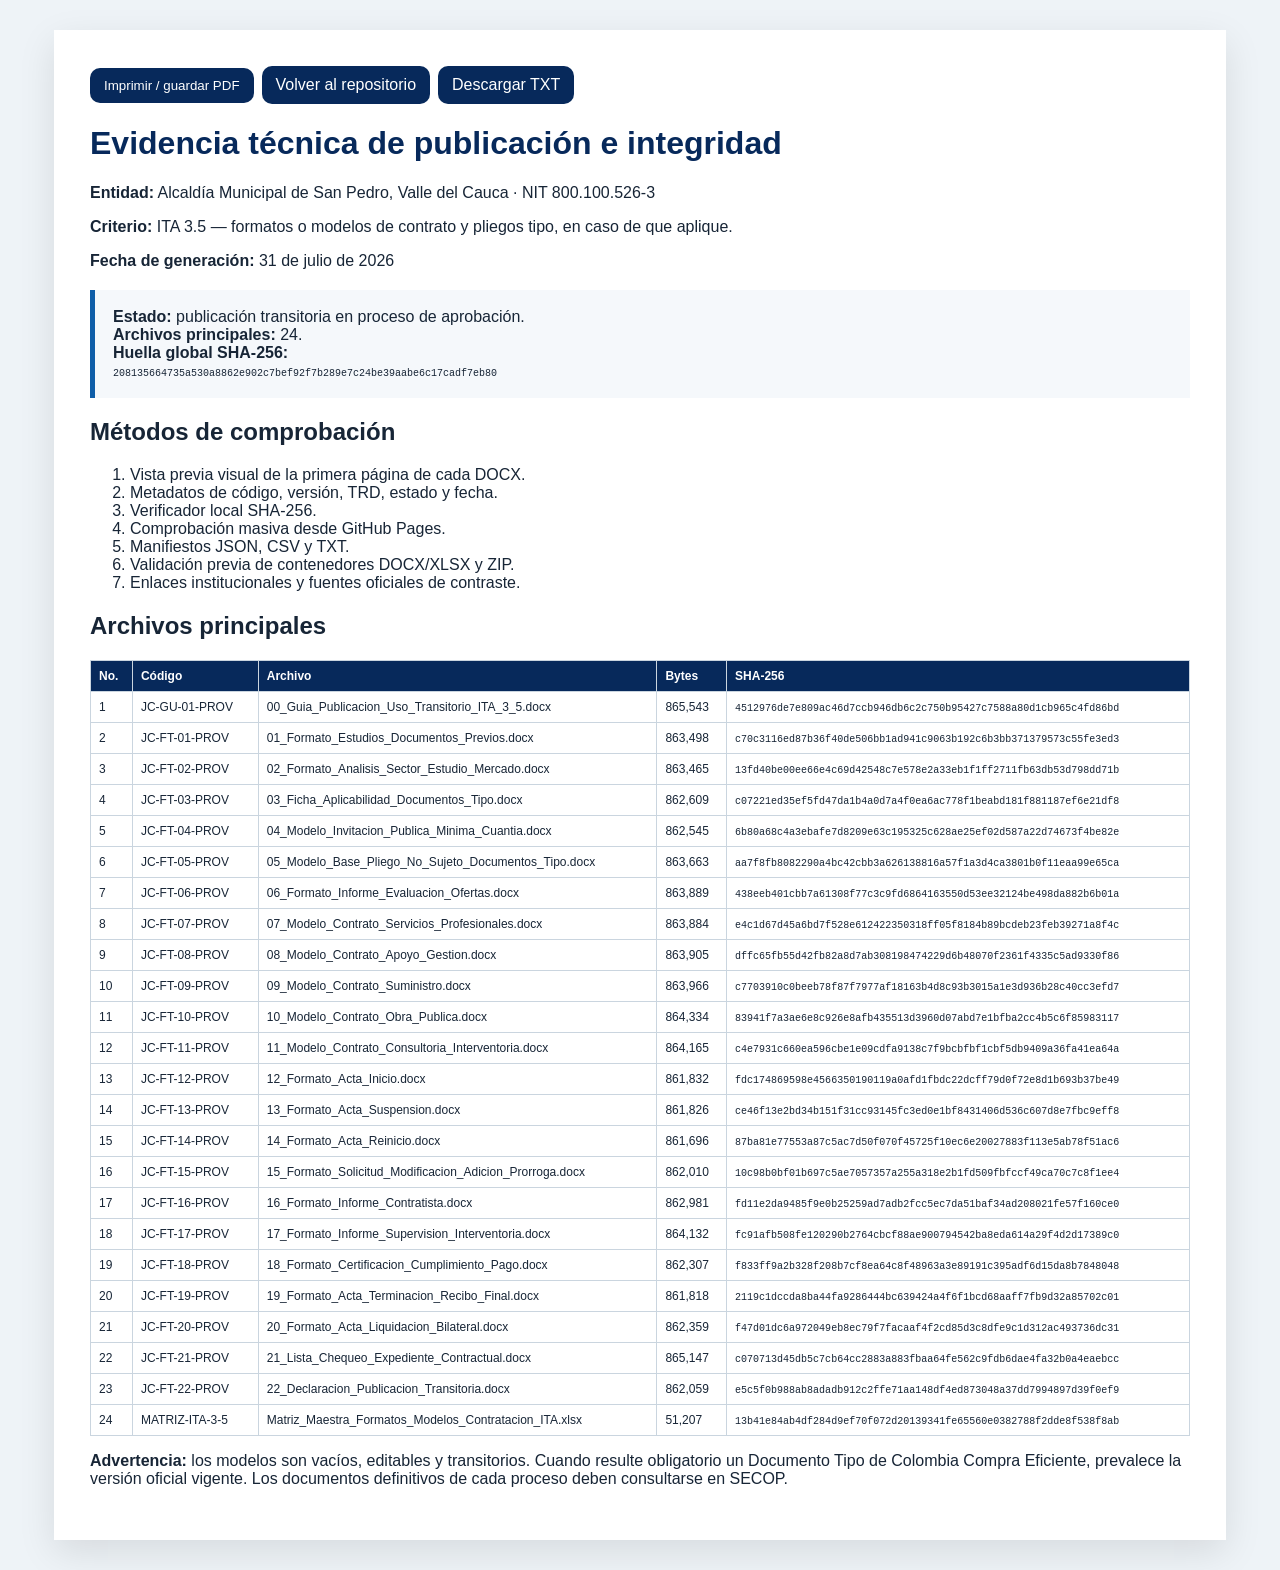
<file: evidencia.html>
<!doctype html><html lang="es"><head><meta charset="utf-8"><meta name="viewport" content="width=device-width,initial-scale=1"><title>Evidencia de integridad ITA 3.5</title>
<style>
body{font-family:Arial,sans-serif;color:#172536;margin:0;background:#eef3f7}main{width:min(1100px,calc(100% - 30px));margin:30px auto;background:#fff;padding:36px;box-shadow:0 12px 35px rgba(0,0,0,.1)}h1{color:#07295b}.box{background:#f5f8fb;border-left:5px solid #0f5ea8;padding:18px;margin:20px 0}code{font-size:10px;word-break:break-all}table{border-collapse:collapse;width:100%;font-size:12px}th,td{border:1px solid #cad5df;padding:8px;text-align:left}th{background:#07295b;color:#fff}button,a{display:inline-block;padding:10px 14px;border-radius:10px;background:#07295b;color:#fff;text-decoration:none;border:0;cursor:pointer;margin-right:8px}@media print{body{background:#fff}main{box-shadow:none;margin:0;width:auto;padding:0}.actions{display:none}}
</style></head><body><main>
<div class="actions"><button onclick="window.print()">Imprimir / guardar PDF</button><a href="index.html">Volver al repositorio</a><a href="MANIFIESTO_SHA256.txt" download>Descargar TXT</a></div>
<h1>Evidencia técnica de publicación e integridad</h1>
<p><strong>Entidad:</strong> Alcaldía Municipal de San Pedro, Valle del Cauca · NIT 800.100.526-3</p>
<p><strong>Criterio:</strong> ITA 3.5 — formatos o modelos de contrato y pliegos tipo, en caso de que aplique.</p>
<p><strong>Fecha de generación:</strong> 31 de julio de 2026</p>
<div class="box"><strong>Estado:</strong> publicación transitoria en proceso de aprobación.<br><strong>Archivos principales:</strong> 24.<br><strong>Huella global SHA-256:</strong><br><code>208135664735a530a8862e902c7bef92f7b289e7c24be39aabe6c17cadf7eb80</code></div>
<h2>Métodos de comprobación</h2>
<ol><li>Vista previa visual de la primera página de cada DOCX.</li><li>Metadatos de código, versión, TRD, estado y fecha.</li><li>Verificador local SHA-256.</li><li>Comprobación masiva desde GitHub Pages.</li><li>Manifiestos JSON, CSV y TXT.</li><li>Validación previa de contenedores DOCX/XLSX y ZIP.</li><li>Enlaces institucionales y fuentes oficiales de contraste.</li></ol>
<h2>Archivos principales</h2><table><thead><tr><th>No.</th><th>Código</th><th>Archivo</th><th>Bytes</th><th>SHA-256</th></tr></thead><tbody><tr><td>1</td><td>JC-GU-01-PROV</td><td>00_Guia_Publicacion_Uso_Transitorio_ITA_3_5.docx</td><td>865,543</td><td><code>4512976de7e809ac46d7ccb946db6c2c750b95427c7588a80d1cb965c4fd86bd</code></td></tr>
<tr><td>2</td><td>JC-FT-01-PROV</td><td>01_Formato_Estudios_Documentos_Previos.docx</td><td>863,498</td><td><code>c70c3116ed87b36f40de506bb1ad941c9063b192c6b3bb371379573c55fe3ed3</code></td></tr>
<tr><td>3</td><td>JC-FT-02-PROV</td><td>02_Formato_Analisis_Sector_Estudio_Mercado.docx</td><td>863,465</td><td><code>13fd40be00ee66e4c69d42548c7e578e2a33eb1f1ff2711fb63db53d798dd71b</code></td></tr>
<tr><td>4</td><td>JC-FT-03-PROV</td><td>03_Ficha_Aplicabilidad_Documentos_Tipo.docx</td><td>862,609</td><td><code>c07221ed35ef5fd47da1b4a0d7a4f0ea6ac778f1beabd181f881187ef6e21df8</code></td></tr>
<tr><td>5</td><td>JC-FT-04-PROV</td><td>04_Modelo_Invitacion_Publica_Minima_Cuantia.docx</td><td>862,545</td><td><code>6b80a68c4a3ebafe7d8209e63c195325c628ae25ef02d587a22d74673f4be82e</code></td></tr>
<tr><td>6</td><td>JC-FT-05-PROV</td><td>05_Modelo_Base_Pliego_No_Sujeto_Documentos_Tipo.docx</td><td>863,663</td><td><code>aa7f8fb8082290a4bc42cbb3a626138816a57f1a3d4ca3801b0f11eaa99e65ca</code></td></tr>
<tr><td>7</td><td>JC-FT-06-PROV</td><td>06_Formato_Informe_Evaluacion_Ofertas.docx</td><td>863,889</td><td><code>438eeb401cbb7a61308f77c3c9fd6864163550d53ee32124be498da882b6b01a</code></td></tr>
<tr><td>8</td><td>JC-FT-07-PROV</td><td>07_Modelo_Contrato_Servicios_Profesionales.docx</td><td>863,884</td><td><code>e4c1d67d45a6bd7f528e612422350318ff05f8184b89bcdeb23feb39271a8f4c</code></td></tr>
<tr><td>9</td><td>JC-FT-08-PROV</td><td>08_Modelo_Contrato_Apoyo_Gestion.docx</td><td>863,905</td><td><code>dffc65fb55d42fb82a8d7ab308198474229d6b48070f2361f4335c5ad9330f86</code></td></tr>
<tr><td>10</td><td>JC-FT-09-PROV</td><td>09_Modelo_Contrato_Suministro.docx</td><td>863,966</td><td><code>c7703910c0beeb78f87f7977af18163b4d8c93b3015a1e3d936b28c40cc3efd7</code></td></tr>
<tr><td>11</td><td>JC-FT-10-PROV</td><td>10_Modelo_Contrato_Obra_Publica.docx</td><td>864,334</td><td><code>83941f7a3ae6e8c926e8afb435513d3960d07abd7e1bfba2cc4b5c6f85983117</code></td></tr>
<tr><td>12</td><td>JC-FT-11-PROV</td><td>11_Modelo_Contrato_Consultoria_Interventoria.docx</td><td>864,165</td><td><code>c4e7931c660ea596cbe1e09cdfa9138c7f9bcbfbf1cbf5db9409a36fa41ea64a</code></td></tr>
<tr><td>13</td><td>JC-FT-12-PROV</td><td>12_Formato_Acta_Inicio.docx</td><td>861,832</td><td><code>fdc174869598e4566350190119a0afd1fbdc22dcff79d0f72e8d1b693b37be49</code></td></tr>
<tr><td>14</td><td>JC-FT-13-PROV</td><td>13_Formato_Acta_Suspension.docx</td><td>861,826</td><td><code>ce46f13e2bd34b151f31cc93145fc3ed0e1bf8431406d536c607d8e7fbc9eff8</code></td></tr>
<tr><td>15</td><td>JC-FT-14-PROV</td><td>14_Formato_Acta_Reinicio.docx</td><td>861,696</td><td><code>87ba81e77553a87c5ac7d50f070f45725f10ec6e20027883f113e5ab78f51ac6</code></td></tr>
<tr><td>16</td><td>JC-FT-15-PROV</td><td>15_Formato_Solicitud_Modificacion_Adicion_Prorroga.docx</td><td>862,010</td><td><code>10c98b0bf01b697c5ae7057357a255a318e2b1fd509fbfccf49ca70c7c8f1ee4</code></td></tr>
<tr><td>17</td><td>JC-FT-16-PROV</td><td>16_Formato_Informe_Contratista.docx</td><td>862,981</td><td><code>fd11e2da9485f9e0b25259ad7adb2fcc5ec7da51baf34ad208021fe57f160ce0</code></td></tr>
<tr><td>18</td><td>JC-FT-17-PROV</td><td>17_Formato_Informe_Supervision_Interventoria.docx</td><td>864,132</td><td><code>fc91afb508fe120290b2764cbcf88ae900794542ba8eda614a29f4d2d17389c0</code></td></tr>
<tr><td>19</td><td>JC-FT-18-PROV</td><td>18_Formato_Certificacion_Cumplimiento_Pago.docx</td><td>862,307</td><td><code>f833ff9a2b328f208b7cf8ea64c8f48963a3e89191c395adf6d15da8b7848048</code></td></tr>
<tr><td>20</td><td>JC-FT-19-PROV</td><td>19_Formato_Acta_Terminacion_Recibo_Final.docx</td><td>861,818</td><td><code>2119c1dccda8ba44fa9286444bc639424a4f6f1bcd68aaff7fb9d32a85702c01</code></td></tr>
<tr><td>21</td><td>JC-FT-20-PROV</td><td>20_Formato_Acta_Liquidacion_Bilateral.docx</td><td>862,359</td><td><code>f47d01dc6a972049eb8ec79f7facaaf4f2cd85d3c8dfe9c1d312ac493736dc31</code></td></tr>
<tr><td>22</td><td>JC-FT-21-PROV</td><td>21_Lista_Chequeo_Expediente_Contractual.docx</td><td>865,147</td><td><code>c070713d45db5c7cb64cc2883a883fbaa64fe562c9fdb6dae4fa32b0a4eaebcc</code></td></tr>
<tr><td>23</td><td>JC-FT-22-PROV</td><td>22_Declaracion_Publicacion_Transitoria.docx</td><td>862,059</td><td><code>e5c5f0b988ab8adadb912c2ffe71aa148df4ed873048a37dd7994897d39f0ef9</code></td></tr>
<tr><td>24</td><td>MATRIZ-ITA-3-5</td><td>Matriz_Maestra_Formatos_Modelos_Contratacion_ITA.xlsx</td><td>51,207</td><td><code>13b41e84ab4df284d9ef70f072d20139341fe65560e0382788f2dde8f538f8ab</code></td></tr></tbody></table>
<p><strong>Advertencia:</strong> los modelos son vacíos, editables y transitorios. Cuando resulte obligatorio un Documento Tipo de Colombia Compra Eficiente, prevalece la versión oficial vigente. Los documentos definitivos de cada proceso deben consultarse en SECOP.</p>
</main></body></html>
</file>
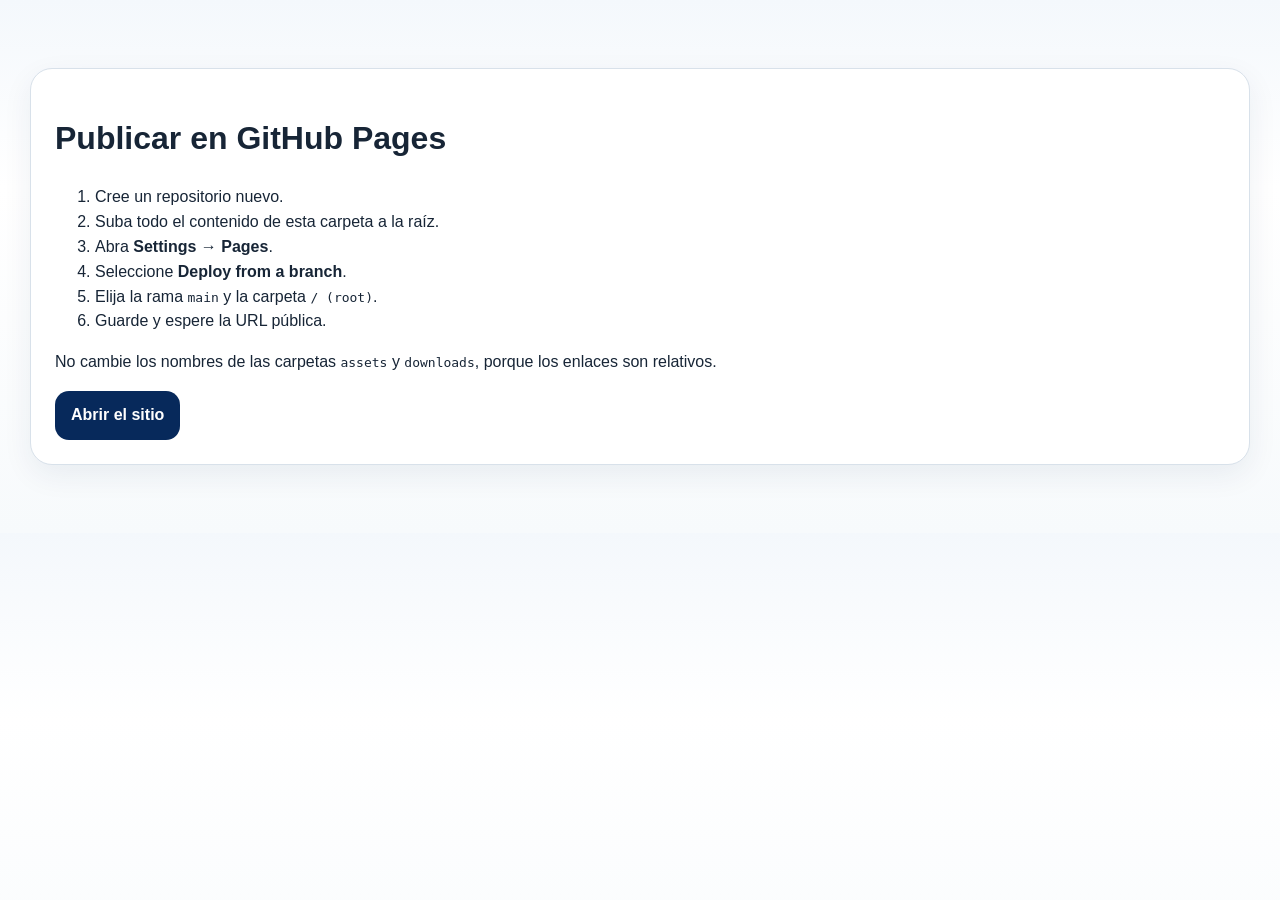
<file: GUIA_PUBLICACION.html>
<!doctype html><html lang="es"><head><meta charset="utf-8"><meta name="viewport" content="width=device-width,initial-scale=1"><title>Guía de publicación en GitHub Pages</title><link rel="stylesheet" href="assets/css/styles.css"></head><body><main class="section"><div class="wrap"><div class="panel"><h1>Publicar en GitHub Pages</h1><ol><li>Cree un repositorio nuevo.</li><li>Suba todo el contenido de esta carpeta a la raíz.</li><li>Abra <strong>Settings → Pages</strong>.</li><li>Seleccione <strong>Deploy from a branch</strong>.</li><li>Elija la rama <code>main</code> y la carpeta <code>/ (root)</code>.</li><li>Guarde y espere la URL pública.</li></ol><p>No cambie los nombres de las carpetas <code>assets</code> y <code>downloads</code>, porque los enlaces son relativos.</p><a class="btn btn-blue" href="index.html">Abrir el sitio</a></div></div></main></body></html>
</file>
<file: assets/css/styles.css>
:root{
  --navy:#07295b;--blue:#0f5ea8;--cyan:#e8f4fb;--ink:#172536;--muted:#607087;
  --line:#d8e1ea;--surface:#fff;--soft:#f5f8fb;--gold:#d9a93e;--green:#247a3c;
  --red:#b3261e;--shadow:0 18px 50px rgba(7,41,91,.12);--radius:22px;
}
*{box-sizing:border-box}html{scroll-behavior:smooth}body{margin:0;font-family:"Century Gothic","Trebuchet MS",Arial,sans-serif;color:var(--ink);background:linear-gradient(180deg,#f4f8fc 0,#fff 35%,#f7fafc 100%);line-height:1.55}
a{color:inherit}.skip{position:fixed;left:14px;top:-80px;background:#fff;color:var(--navy);padding:12px 16px;border-radius:12px;z-index:9999;box-shadow:var(--shadow)}.skip:focus{top:14px}
.wrap{width:min(1220px,calc(100% - 32px));margin:auto}.topbar{position:sticky;top:0;z-index:100;background:rgba(255,255,255,.92);backdrop-filter:blur(16px);border-bottom:1px solid rgba(216,225,234,.86)}
.nav{display:flex;align-items:center;gap:18px;min-height:76px}.brand{display:flex;align-items:center;gap:12px;text-decoration:none;min-width:260px}.brand img{width:52px;height:52px;object-fit:contain}.brand strong{display:block;color:var(--navy);font-size:.95rem}.brand small{color:var(--muted)}
.navlinks{display:flex;gap:8px;margin-left:auto}.navlinks a{padding:9px 12px;border-radius:12px;text-decoration:none;font-size:.88rem}.navlinks a:hover,.navlinks a:focus{background:var(--cyan);outline:none}
.hero{padding:72px 0 46px;background:
radial-gradient(circle at 85% 15%,rgba(31,126,191,.22),transparent 30%),
linear-gradient(135deg,var(--navy),#104e88 60%,#0d6d9e);color:#fff;position:relative;overflow:hidden}
.hero:after{content:"";position:absolute;width:520px;height:520px;border:1px solid rgba(255,255,255,.13);border-radius:50%;right:-210px;bottom:-290px}
.hero-grid{display:grid;grid-template-columns:1.35fr .65fr;gap:36px;align-items:center}.eyebrow{display:inline-flex;gap:8px;align-items:center;background:rgba(255,255,255,.13);border:1px solid rgba(255,255,255,.22);padding:8px 12px;border-radius:999px;font-size:.82rem}
.hero h1{font-size:clamp(2.25rem,5vw,4.65rem);line-height:1.02;margin:18px 0;letter-spacing:-.045em}.hero p{max-width:760px;color:rgba(255,255,255,.84);font-size:1.05rem}.hero-actions{display:flex;flex-wrap:wrap;gap:12px;margin-top:24px}
.btn{appearance:none;border:0;border-radius:14px;padding:12px 16px;font:inherit;font-weight:700;cursor:pointer;text-decoration:none;display:inline-flex;align-items:center;justify-content:center;gap:9px;transition:.18s transform,.18s box-shadow,.18s background}.btn:hover{transform:translateY(-1px)}.btn:focus-visible{outline:3px solid #f9c74f;outline-offset:3px}
.btn-primary{background:#fff;color:var(--navy);box-shadow:0 12px 30px rgba(0,0,0,.15)}.btn-secondary{background:rgba(255,255,255,.12);color:#fff;border:1px solid rgba(255,255,255,.3)}.btn-blue{background:var(--navy);color:#fff}.btn-soft{background:var(--cyan);color:var(--navy)}.btn-line{background:#fff;border:1px solid var(--line);color:var(--navy)}
.hero-card{background:rgba(255,255,255,.12);border:1px solid rgba(255,255,255,.22);border-radius:28px;padding:24px;box-shadow:0 24px 70px rgba(0,0,0,.18)}.fingerprint{font-family:ui-monospace,SFMono-Regular,Consolas,monospace;word-break:break-all;background:rgba(0,0,0,.17);padding:13px;border-radius:14px;font-size:.76rem}.hero-card .big{font-size:2.7rem;font-weight:800;line-height:1}.hero-card .muted-white{color:rgba(255,255,255,.72);font-size:.86rem}
.stats{display:grid;grid-template-columns:repeat(4,1fr);gap:16px;margin-top:-28px;position:relative;z-index:3}.stat{background:#fff;border:1px solid var(--line);border-radius:20px;padding:20px;box-shadow:var(--shadow)}.stat strong{display:block;font-size:1.8rem;color:var(--navy)}.stat span{color:var(--muted);font-size:.86rem}
.section{padding:68px 0}.section.alt{background:#eff5fa;border-top:1px solid #e1eaf2;border-bottom:1px solid #e1eaf2}.section-head{display:flex;align-items:end;justify-content:space-between;gap:22px;margin-bottom:26px}.section-head h2{font-size:clamp(1.75rem,3vw,2.65rem);margin:0;color:var(--navy);letter-spacing:-.035em}.section-head p{max-width:700px;color:var(--muted);margin:8px 0 0}
.notice{background:#fff8df;border:1px solid #efd476;border-left:5px solid var(--gold);padding:17px 19px;border-radius:16px;margin-bottom:22px}.notice strong{color:#6b5200}
.controls{display:grid;grid-template-columns:1.8fr 1fr 1fr auto;gap:12px;margin:22px 0}.control{width:100%;border:1px solid var(--line);border-radius:14px;background:#fff;color:var(--ink);padding:12px 14px;font:inherit}.control:focus{outline:3px solid rgba(15,94,168,.18);border-color:var(--blue)}
.resultbar{display:flex;justify-content:space-between;align-items:center;color:var(--muted);font-size:.88rem;margin:8px 0 18px}.view-toggle{display:flex;gap:6px}.iconbtn{border:1px solid var(--line);background:#fff;border-radius:10px;padding:8px 10px;cursor:pointer}.iconbtn.active{background:var(--navy);color:#fff;border-color:var(--navy)}
.catalog{display:grid;grid-template-columns:repeat(3,1fr);gap:18px}.catalog.table-view{display:block;border:1px solid var(--line);border-radius:18px;overflow:hidden}.doc-card{background:#fff;border:1px solid var(--line);border-radius:20px;overflow:hidden;box-shadow:0 9px 28px rgba(7,41,91,.07);display:flex;flex-direction:column}.doc-card:hover{box-shadow:var(--shadow);transform:translateY(-2px);transition:.2s}.preview{aspect-ratio:16/10;background:linear-gradient(135deg,#edf4f9,#daeaf5);display:flex;align-items:center;justify-content:center;overflow:hidden;position:relative}.preview img{width:100%;height:100%;object-fit:cover;object-position:top}.preview .nopreview{font-weight:800;color:var(--blue);font-size:3rem}.doc-body{padding:18px;display:flex;flex-direction:column;gap:11px;flex:1}.badges{display:flex;flex-wrap:wrap;gap:7px}.badge{display:inline-flex;padding:5px 8px;border-radius:999px;background:var(--cyan);color:var(--navy);font-size:.7rem;font-weight:800}.badge.warn{background:#fff0be;color:#6a5100}.badge.ok{background:#dff3e4;color:#1b6631}.doc-card h3{margin:0;color:var(--navy);font-size:1.02rem;line-height:1.3}.doc-card p{margin:0;color:var(--muted);font-size:.84rem}.meta{display:grid;grid-template-columns:1fr 1fr;gap:8px;font-size:.76rem}.meta div{background:var(--soft);border-radius:10px;padding:8px}.meta strong{display:block;color:var(--navy)}.hashline{font-family:ui-monospace,SFMono-Regular,Consolas,monospace;font-size:.69rem;word-break:break-all;background:#f6f7f9;border:1px dashed #ced7df;padding:9px;border-radius:10px}.doc-actions{display:grid;grid-template-columns:1fr 1fr;gap:8px;margin-top:auto}.doc-actions .btn{font-size:.78rem;padding:9px}
.table-view .doc-card{display:grid;grid-template-columns:90px minmax(220px,2fr) minmax(140px,1fr) minmax(160px,1fr) 220px;border:0;border-bottom:1px solid var(--line);border-radius:0;box-shadow:none;transform:none}.table-view .preview{aspect-ratio:auto;height:94px}.table-view .doc-body{display:contents}.table-view .badges,.table-view h3,.table-view p,.table-view .meta,.table-view .hashline,.table-view .doc-actions{padding:12px;margin:0;align-self:center}.table-view h3{font-size:.9rem}.table-view p,.table-view .hashline{display:none}.table-view .badges{display:block}.table-view .meta{display:block}.table-view .meta div{background:transparent;padding:2px}.table-view .doc-actions{display:flex}
.verify-grid{display:grid;grid-template-columns:repeat(3,1fr);gap:18px}.verify-card{background:#fff;border:1px solid var(--line);border-radius:20px;padding:22px;box-shadow:0 8px 25px rgba(7,41,91,.06)}.verify-card h3{margin:0 0 8px;color:var(--navy)}.verify-card p{color:var(--muted);font-size:.88rem}.verify-icon{width:44px;height:44px;border-radius:13px;background:var(--cyan);color:var(--blue);display:grid;place-items:center;font-size:1.35rem;margin-bottom:14px}
.verifier{display:grid;grid-template-columns:1fr 1fr;gap:20px;margin-top:26px}.panel{background:#fff;border:1px solid var(--line);border-radius:22px;padding:24px;box-shadow:0 10px 30px rgba(7,41,91,.07)}.panel h3{margin-top:0;color:var(--navy)}.dropzone{border:2px dashed #9ab6d2;border-radius:18px;padding:30px;text-align:center;background:#f8fbfd;cursor:pointer}.dropzone.drag{border-color:var(--blue);background:var(--cyan)}.dropzone input{display:none}.progress{height:10px;background:#e7edf3;border-radius:999px;overflow:hidden}.progress span{display:block;height:100%;width:0;background:linear-gradient(90deg,var(--blue),#39a6d8);transition:width .2s}.verify-result{margin-top:14px;padding:13px;border-radius:13px;background:var(--soft);font-size:.85rem;word-break:break-word}.verify-result.ok{background:var(--pale-green,#e2f0d9);color:#175e2b}.verify-result.bad{background:#fce8e6;color:var(--red)}
.package-grid{display:grid;grid-template-columns:repeat(4,1fr);gap:14px}.package{background:#fff;border:1px solid var(--line);border-radius:18px;padding:18px}.package h3{font-size:.94rem;color:var(--navy);margin:0 0 8px}.package .size{font-size:.78rem;color:var(--muted)}.package code{display:block;font-size:.66rem;word-break:break-all;background:var(--soft);padding:8px;border-radius:9px;margin:10px 0}
.timeline{display:grid;grid-template-columns:repeat(4,1fr);gap:15px}.step{background:#fff;border:1px solid var(--line);border-radius:18px;padding:20px;position:relative}.step .n{display:grid;place-items:center;width:34px;height:34px;border-radius:50%;background:var(--navy);color:#fff;font-weight:800}.step h3{color:var(--navy);font-size:.95rem}.step p{color:var(--muted);font-size:.83rem}
.source-list{display:grid;grid-template-columns:repeat(3,1fr);gap:14px}.source{display:block;background:#fff;border:1px solid var(--line);padding:18px;border-radius:16px;text-decoration:none}.source:hover{border-color:var(--blue)}.source strong{color:var(--navy)}.source span{display:block;color:var(--muted);font-size:.8rem;margin-top:5px}
.footer{background:#071f45;color:#fff;padding:40px 0}.footer-grid{display:grid;grid-template-columns:1.5fr 1fr;gap:30px}.footer p,.footer small{color:rgba(255,255,255,.72)}.footer a{color:#fff}
.modal{position:fixed;inset:0;background:rgba(3,18,41,.82);z-index:1000;display:none;padding:20px}.modal.open{display:grid;place-items:center}.modal-box{width:min(940px,100%);max-height:94vh;background:#fff;border-radius:22px;overflow:hidden;display:flex;flex-direction:column}.modal-head{display:flex;align-items:center;justify-content:space-between;padding:14px 18px;border-bottom:1px solid var(--line)}.modal-head h2{font-size:1rem;color:var(--navy);margin:0}.modal-close{border:0;background:var(--soft);border-radius:10px;padding:8px 11px;cursor:pointer;font-size:1.1rem}.modal-content{overflow:auto;background:#e8eef3;padding:20px;text-align:center}.modal-content img{max-width:100%;background:#fff;box-shadow:0 12px 40px rgba(0,0,0,.15)}
.toast{position:fixed;right:18px;bottom:18px;background:#071f45;color:#fff;padding:12px 16px;border-radius:13px;box-shadow:var(--shadow);transform:translateY(90px);opacity:0;transition:.2s;z-index:1200}.toast.show{transform:translateY(0);opacity:1}
.empty{grid-column:1/-1;text-align:center;padding:50px;background:#fff;border:1px dashed var(--line);border-radius:18px;color:var(--muted)}
.print-link{display:inline-flex;align-items:center;gap:7px;color:var(--blue);font-weight:700}
@media(max-width:1000px){.hero-grid{grid-template-columns:1fr}.stats{grid-template-columns:repeat(2,1fr)}.catalog{grid-template-columns:repeat(2,1fr)}.verify-grid{grid-template-columns:repeat(2,1fr)}.package-grid{grid-template-columns:repeat(2,1fr)}.timeline{grid-template-columns:repeat(2,1fr)}.navlinks{display:none}.verifier{grid-template-columns:1fr}.source-list{grid-template-columns:1fr 1fr}.table-view .doc-card{display:flex}.table-view .doc-body{display:flex}.table-view .preview{height:auto;aspect-ratio:16/10}.table-view p,.table-view .hashline{display:block}}
@media(max-width:650px){.wrap{width:min(100% - 20px,1220px)}.hero{padding-top:46px}.hero h1{font-size:2.35rem}.stats,.catalog,.verify-grid,.package-grid,.timeline,.source-list{grid-template-columns:1fr}.controls{grid-template-columns:1fr}.section{padding:48px 0}.section-head{display:block}.brand{min-width:0}.brand small{display:none}.footer-grid{grid-template-columns:1fr}.doc-actions{grid-template-columns:1fr}.hero-actions{display:grid}.hero-actions .btn{width:100%}}
@media(prefers-reduced-motion:reduce){*{scroll-behavior:auto!important;transition:none!important}}

.sr-only{position:absolute!important;width:1px!important;height:1px!important;padding:0!important;margin:-1px!important;overflow:hidden!important;clip:rect(0,0,0,0)!important;white-space:nowrap!important;border:0!important}
</file>
